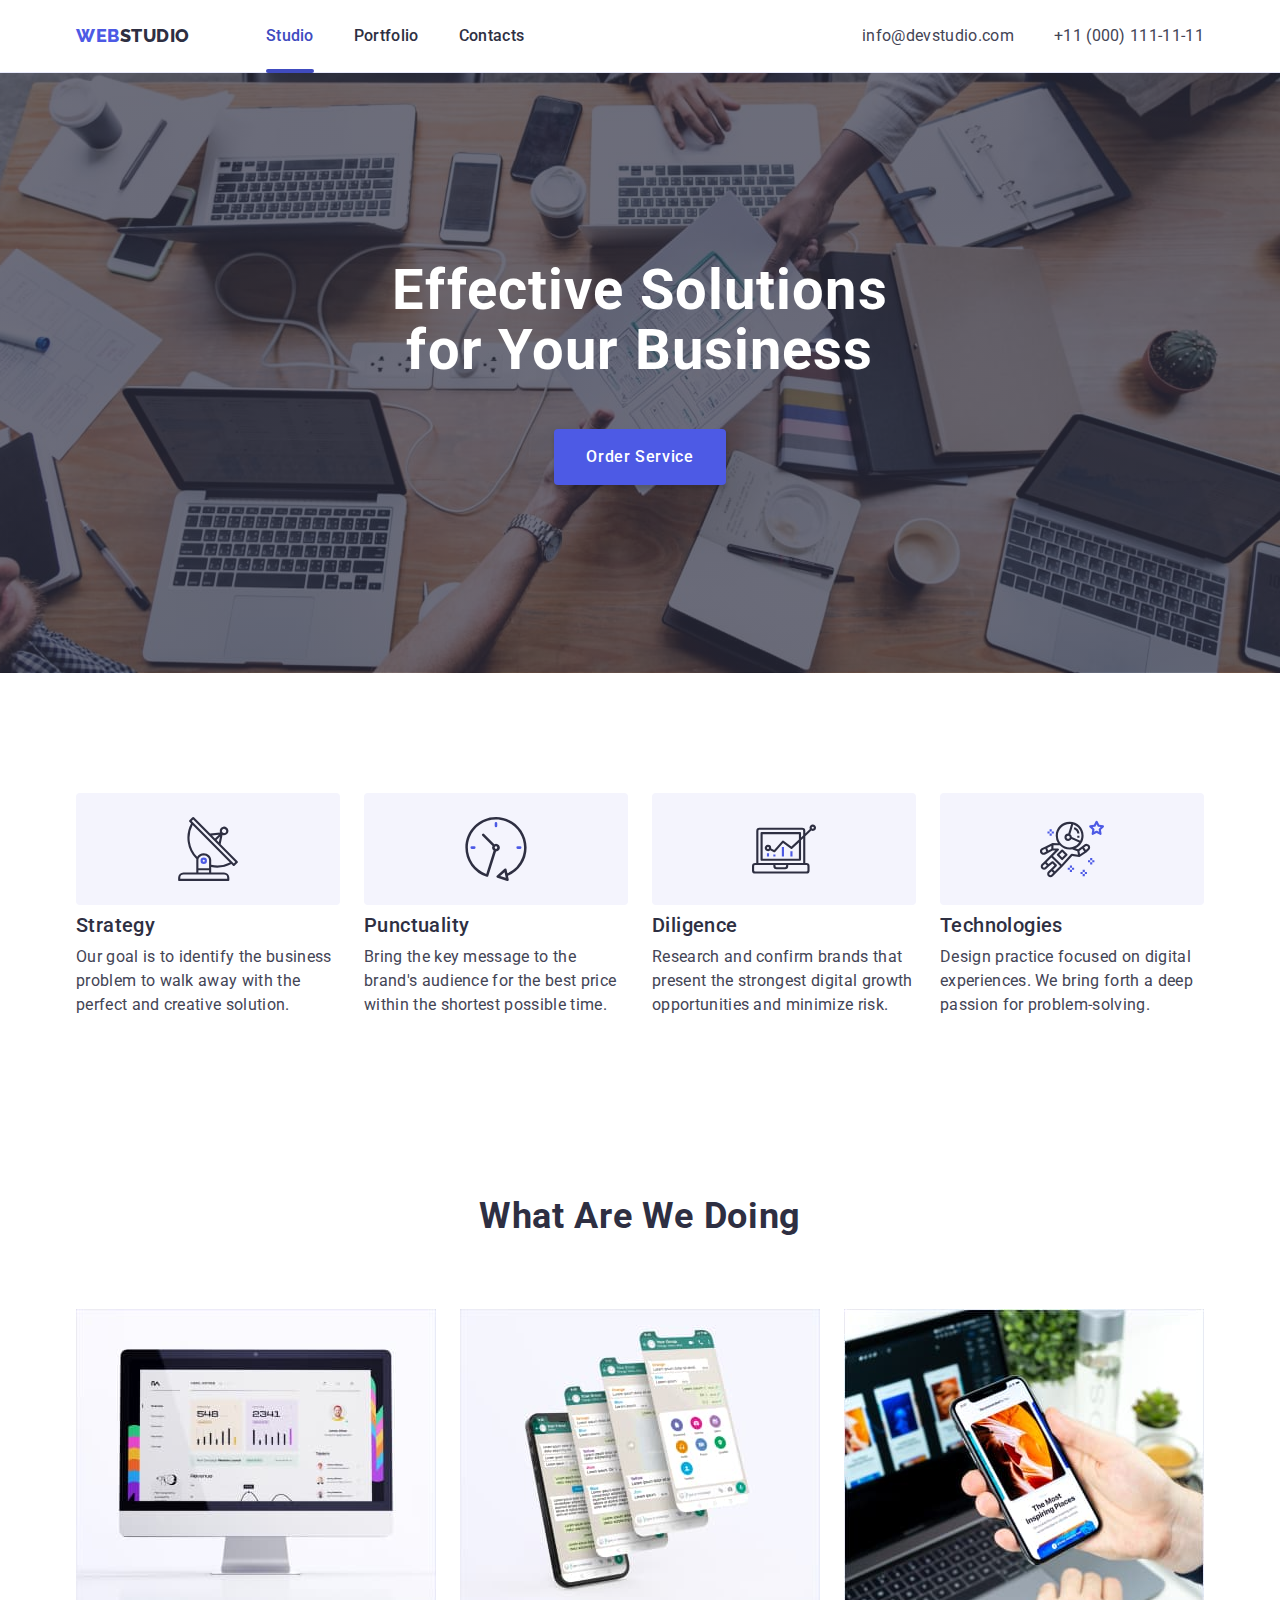
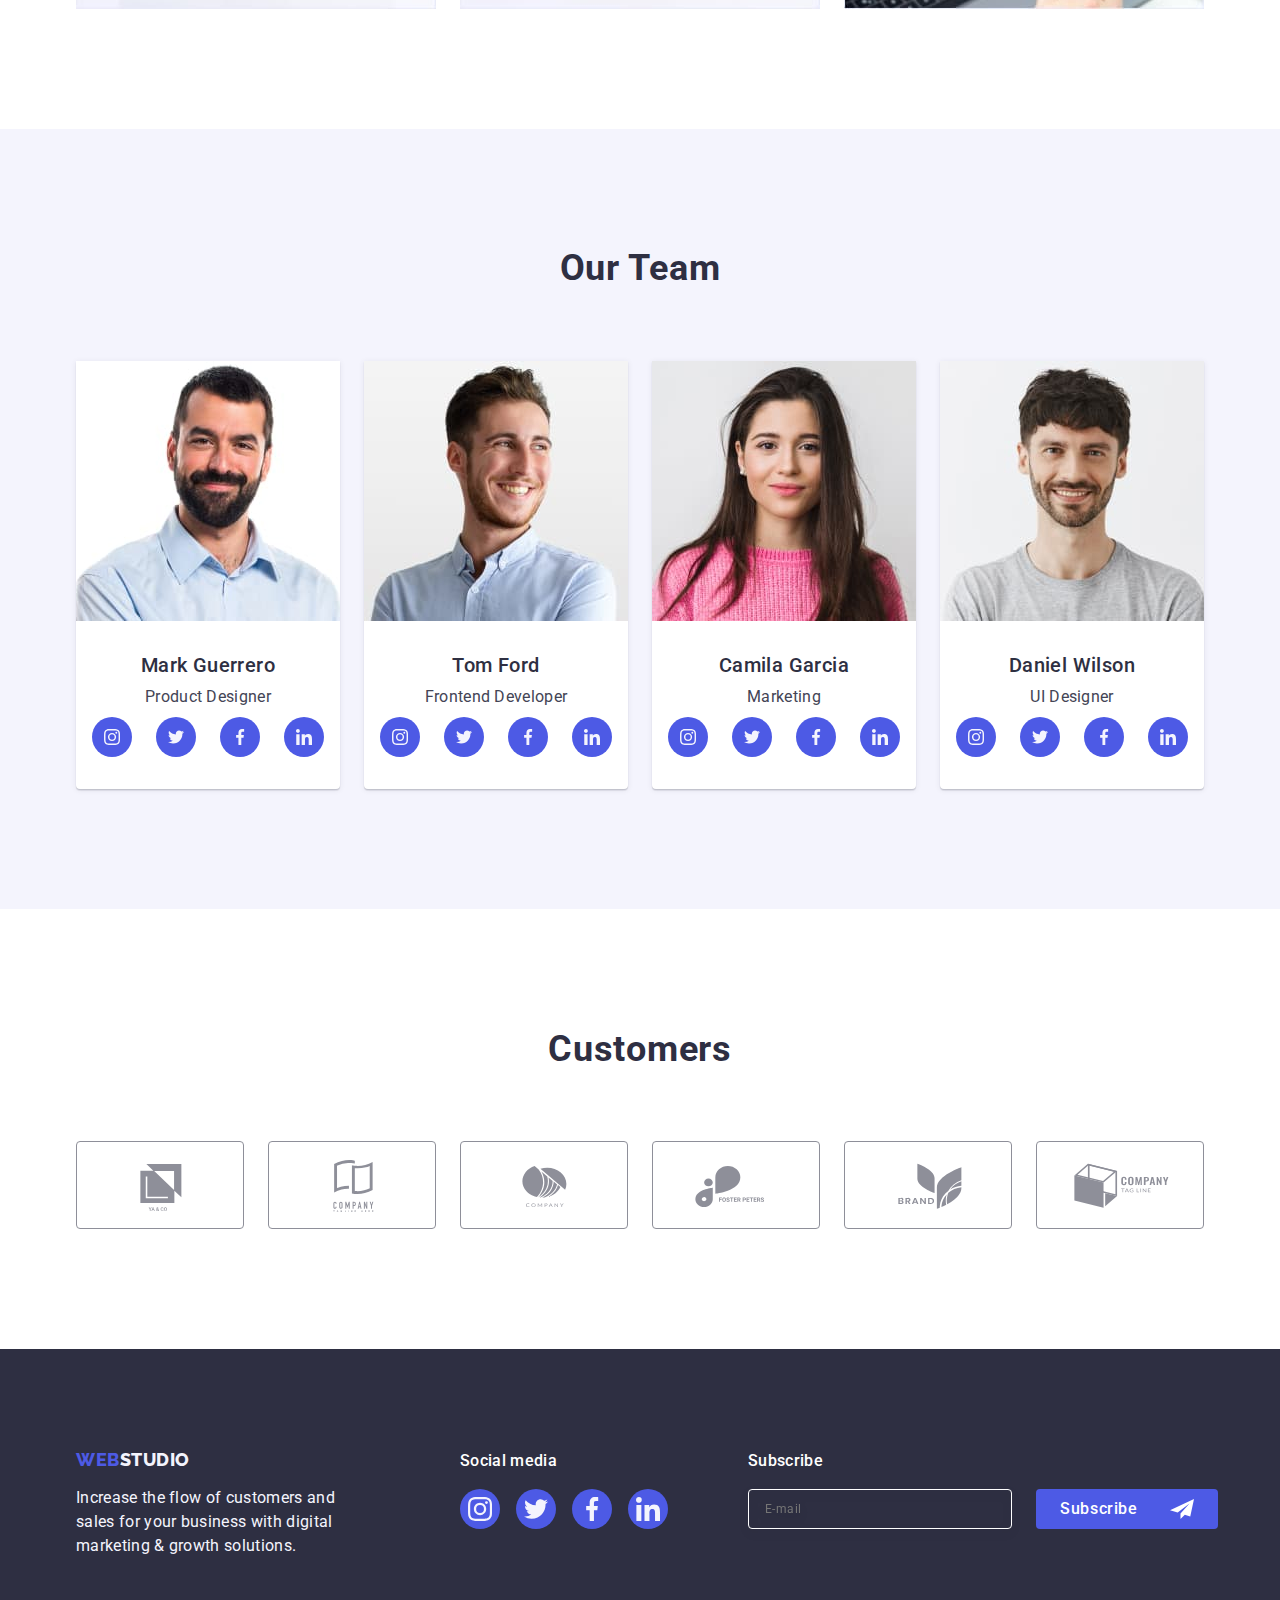
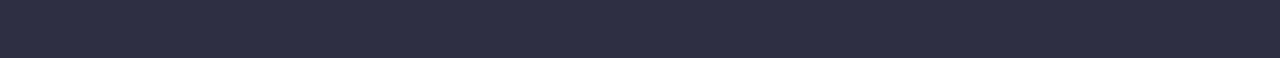
<file: index.html>
<!DOCTYPE html>
<html lang="en">
  <head>
    <meta charset="utf-8" />
    <meta http-equiv="X-UA-Compatible" content="IE=edge" />
    <meta name="viewport" content="width=device-width, initial-scale=1.0" />
    <meta name="Webstudio" content="Effective Solutions for Your Business" />
    <title>Webstudio</title>
    <!--Font-->
    <link rel="preconnect" href="https://fonts.googleapis.com" />
    <link rel="preconnect" href="https://fonts.gstatic.com" crossorigin />
    <link
      href="https://fonts.googleapis.com/css2?family=Raleway:wght@800&family=Roboto:wght@400;500;700;900&display=swap"
      rel="stylesheet"
    />
    <!--Normalize-->
    <link
      href="https://cdn.jsdelivr.net/npm/modern-normalize@2.0.0/modern-normalize.min.css"
      rel="stylesheet"
    />
    <!--Custom styles-->
    <link rel="stylesheet" href="./css/styles.css" />
  </head>
  <body>
    <!-- Top line -->
    <header class="topline">
      <div class="container container-topline">
        <nav class="topline-nav">
          <a href="./index.html" class="topline-logo link"
            >Web<span class="logo-studio">Studio</span></a
          >
          <ul class="topline-list list">
            <li class="topline-item">
              <a
                class="topline-link link topline-link-index"
                href="./index.html"
                >Studio</a
              >
            </li>
            <li class="topline-item">
              <a class="topline-link link" href="./portfolio.html">Portfolio</a>
            </li>
            <li class="topline-item">
              <a href="" class="topline-link link">Contacts</a>
            </li>
          </ul>
        </nav>
        <address id="Contacts" class="topline-connexion">
          <ul class="topline-connexion-list list">
            <li class="topline-connexion-item">
              <a
                class="topline-connexion-link link"
                href="mailto:info@devstudio.com"
                target="_blank"
                >info@devstudio.com</a
              >
            </li>
            <li class="topline-connexion-item">
              <a class="topline-connexion-link link" href="tel:+110001111111"
                >+11 (000) 111-11-11</a
              >
            </li>
          </ul>
        </address>
      </div>
    </header>
    <!-- Main Block -->
    <main class="page">
      <!-- Hero section -->
      <section class="hero">
        <div class="container container-hero">
          <h1 class="hero-heading">Effective Solutions for Your Business</h1>
          <button type="button" data-modal-open="" class="hero-btm">
            Order Service
          </button>
        </div>
      </section>
      <!-- Feature section -->
      <section class="feature">
        <div class="container container-feature">
          <h2 class="feature-subject visually-hidden">Strengths</h2>
          <ul class="list feature-list">
            <li class="feature-item">
              <div class="container-feature-icon">
                <svg class="icon-feature" width="64" height="64">
                  <use href="./images/icons.svg#icon-antenna"></use>
                </svg>
              </div>
              <h3 class="feature-title">Strategy</h3>
              <p class="feature-desc">
                Our goal is to identify the business problem to walk away with
                the perfect and creative solution.
              </p>
            </li>
            <li class="feature-item">
              <div class="container-feature-icon">
                <svg class="icon-feature" width="64" height="64">
                  <use href="./images/icons.svg#icon-clock"></use>
                </svg>
              </div>
              <h3 class="feature-title">Punctuality</h3>
              <p class="feature-desc">
                Bring the key message to the brand's audience for the best price
                within the shortest possible time.
              </p>
            </li>
            <li class="feature-item">
              <div class="container-feature-icon">
                <svg class="icon-feature" width="64" height="64">
                  <use href="./images/icons.svg#icon-diagram"></use>
                </svg>
              </div>
              <h3 class="feature-title">Diligence</h3>
              <p class="feature-desc">
                Research and confirm brands that present the strongest digital
                growth opportunities and minimize risk.
              </p>
            </li>
            <li class="feature-item">
              <div class="container-feature-icon">
                <svg class="icon-feature" width="64" height="64">
                  <use href="./images/icons.svg#icon-astronaut"></use>
                </svg>
              </div>
              <h3 class="feature-title">Technologies</h3>
              <p class="feature-desc">
                Design practice focused on digital experiences. We bring forth a
                deep passion for problem-solving.
              </p>
            </li>
          </ul>
        </div>
      </section>
      <!-- Doing section -->
      <section class="doing">
        <div class="container container-doing">
          <h2 class="doing-title">What are we doing</h2>
          <ul class="doing-items list">
            <li class="doing-item">
              <img
                class="doing-img"
                src="./images/doingsection/Rectangle_monitor.jpg"
                width="360"
                height="300"
                alt="monitor"
              />
            </li>
            <li class="doing-item">
              <img
                class="doing-img"
                src="./images/doingsection/Rectangle_tags.jpg"
                width="360"
                height="300"
                alt="tabs on phone"
              />
            </li>
            <li class="doing-item">
              <img
                class="doing-img"
                src="./images/doingsection/Rectangle_phone.jpg"
                width="360"
                height="300"
                alt="phone in hand"
              />
            </li>
          </ul>
        </div>
      </section>
      <!-- Team section -->
      <section class="team">
        <div class="container container-team">
          <h2 class="team-title">Our Team</h2>
          <ul class="team-items list">
            <li class="team-items-item">
              <img
                class="team-img"
                src="./images/ourteam/Mark_name.jpg"
                width="264"
                height="260"
                alt="Mark Guerrero"
              />
              <div class="container-team-subtitle">
                <h3 class="team-subtitle">Mark Guerrero</h3>
                <p class="team-text">Product Designer</p>
                <ul class="team-social-list">
                  <li class="team-social-item">
                    <a
                      class="team-social-link"
                      href="https://www.instagram.com/"
                      target="_blank"
                    >
                      <svg class="icon-social" width="16" height="16">
                        <use href="./images/icons.svg#icon-instagram"></use>
                      </svg>
                    </a>
                  </li>
                  <li class="team-social-item">
                    <a
                      class="team-social-link"
                      href="https://twitter.com/"
                      target="_blank"
                    >
                      <svg class="icon-social" width="16" height="16">
                        <use href="./images/icons.svg#icon-twitter"></use>
                      </svg>
                    </a>
                  </li>
                  <li class="team-social-item">
                    <a
                      class="team-social-link"
                      href="https://facebook.com/"
                      target="_blank"
                    >
                      <svg class="icon-social" width="16" height="16">
                        <use href="./images/icons.svg#icon-facebook"></use>
                      </svg>
                    </a>
                  </li>
                  <li class="team-social-item">
                    <a
                      class="team-social-link"
                      href="https://www.linkedin.com/"
                      target="_blank"
                    >
                      <svg class="icon-social" width="16" height="16">
                        <use href="./images/icons.svg#icon-linkedin"></use>
                      </svg>
                    </a>
                  </li>
                </ul>
              </div>
            </li>
            <li class="team-items-item">
              <img
                class="team-img"
                src="./images/ourteam/Tom_name.jpg"
                width="264"
                height="260"
                alt="Tom Ford"
              />
              <div class="container-team-subtitle">
                <h3 class="team-subtitle">Tom Ford</h3>
                <p class="team-text">Frontend Developer</p>
                <ul class="team-social-list">
                  <li class="team-social-item">
                    <a
                      class="team-social-link"
                      href="https://www.instagram.com/"
                      target="_blank"
                    >
                      <svg class="icon-social" width="16" height="16">
                        <use href="./images/icons.svg#icon-instagram"></use>
                      </svg>
                    </a>
                  </li>
                  <li class="team-social-item">
                    <a
                      class="team-social-link"
                      href="https://twitter.com/"
                      target="_blank"
                    >
                      <svg class="icon-social" width="16" height="16">
                        <use href="./images/icons.svg#icon-twitter"></use>
                      </svg>
                    </a>
                  </li>
                  <li class="team-social-item">
                    <a
                      class="team-social-link"
                      href="https://facebook.com/"
                      target="_blank"
                    >
                      <svg class="icon-social" width="16" height="16">
                        <use href="./images/icons.svg#icon-facebook"></use>
                      </svg>
                    </a>
                  </li>
                  <li class="team-social-item">
                    <a
                      class="team-social-link"
                      href="https://www.linkedin.com/"
                      target="_blank"
                    >
                      <svg class="icon-social" width="16" height="16">
                        <use href="./images/icons.svg#icon-linkedin"></use>
                      </svg>
                    </a>
                  </li>
                </ul>
              </div>
            </li>
            <li class="team-items-item">
              <img
                class="team-img"
                src="./images/ourteam/Camila_name.jpg"
                width="264"
                height="260"
                alt="Camila Garcia"
              />
              <div class="container-team-subtitle">
                <h3 class="team-subtitle">Camila Garcia</h3>
                <p class="team-text">Marketing</p>
                <ul class="team-social-list">
                  <li class="team-social-item">
                    <a
                      class="team-social-link"
                      href="https://www.instagram.com/"
                      target="_blank"
                    >
                      <svg class="icon-social" width="16" height="16">
                        <use href="./images/icons.svg#icon-instagram"></use>
                      </svg>
                    </a>
                  </li>
                  <li class="team-social-item">
                    <a
                      class="team-social-link"
                      href="https://twitter.com/"
                      target="_blank"
                    >
                      <svg class="icon-social" width="16" height="16">
                        <use href="./images/icons.svg#icon-twitter"></use>
                      </svg>
                    </a>
                  </li>
                  <li class="team-social-item">
                    <a
                      class="team-social-link"
                      href="https://facebook.com/"
                      target="_blank"
                    >
                      <svg class="icon-social" width="16" height="16">
                        <use href="./images/icons.svg#icon-facebook"></use>
                      </svg>
                    </a>
                  </li>
                  <li class="team-social-item">
                    <a
                      class="team-social-link"
                      href="https://www.linkedin.com/"
                      target="_blank"
                    >
                      <svg class="icon-social" width="16" height="16">
                        <use href="./images/icons.svg#icon-linkedin"></use>
                      </svg>
                    </a>
                  </li>
                </ul>
              </div>
            </li>
            <li class="team-items-item">
              <img
                class="team-img"
                src="./images/ourteam/Daniel_name.jpg"
                width="264"
                height="260"
                alt="Daniel Wilson"
              />
              <div class="container-team-subtitle">
                <h3 class="team-subtitle">Daniel Wilson</h3>
                <p class="team-text">UI Designer</p>
                <ul class="team-social-list">
                  <li class="team-social-item">
                    <a
                      class="team-social-link"
                      href="https://www.instagram.com/"
                      target="_blank"
                    >
                      <svg class="icon-social" width="16" height="16">
                        <use href="./images/icons.svg#icon-instagram"></use>
                      </svg>
                    </a>
                  </li>
                  <li class="team-social-item">
                    <a
                      class="team-social-link"
                      href="https://twitter.com/"
                      target="_blank"
                    >
                      <svg class="icon-social" width="16" height="16">
                        <use href="./images/icons.svg#icon-twitter"></use>
                      </svg>
                    </a>
                  </li>
                  <li class="team-social-item">
                    <a
                      class="team-social-link"
                      href="https://facebook.com/"
                      target="_blank"
                    >
                      <svg class="icon-social" width="16" height="16">
                        <use href="./images/icons.svg#icon-facebook"></use>
                      </svg>
                    </a>
                  </li>
                  <li class="team-social-item">
                    <a
                      class="team-social-link"
                      href="https://www.linkedin.com/"
                      target="_blank"
                    >
                      <svg class="icon-social" width="16" height="16">
                        <use href="./images/icons.svg#icon-linkedin"></use>
                      </svg>
                    </a>
                  </li>
                </ul>
              </div>
            </li>
          </ul>
        </div>
      </section>
      <!-- Customers section -->
      <section class="customers">
        <div class="container container-customers">
          <h2 class="customers-title">Customers</h2>
          <ul class="customers-list list">
            <li class="customers-item">
              <a href="" class="customer-link"
                ><svg class="icon-customers" width="104" height="56">
                  <use href="./images/icons.svg#icon-logo-1"></use>
                </svg>
              </a>
            </li>
            <li class="customers-item">
              <a href="" class="customer-link"
                ><svg class="icon-customers" width="104" height="56">
                  <use href="./images/icons.svg#icon-logo-2"></use>
                </svg>
              </a>
            </li>
            <li class="customers-item">
              <a href="" class="customer-link"
                ><svg class="icon-customers" width="104" height="56">
                  <use href="./images/icons.svg#icon-logo-3"></use>
                </svg>
              </a>
            </li>
            <li class="customers-item">
              <a href="" class="customer-link"
                ><svg class="icon-customers" width="104" height="56">
                  <use href="./images/icons.svg#icon-logo-4"></use>
                </svg>
              </a>
            </li>
            <li class="customers-item">
              <a href="" class="customer-link"
                ><svg class="icon-customers" width="104" height="56">
                  <use href="./images/icons.svg#icon-logo-5"></use>
                </svg>
              </a>
            </li>
            <li class="customers-item">
              <a href="" class="customer-link"
                ><svg class="icon-customers" width="104" height="56">
                  <use href="./images/icons.svg#icon-logo-6"></use>
                </svg>
              </a>
            </li>
          </ul>
        </div>
      </section>
    </main>
    <!-- Footer secion -->
    <footer class="footer">
      <div class="container container-footer">
        <div class="container-footer-logo">
          <a href="./index.html" class="footer-logo link"
            >Web<span class="logo-studio-footer">Studio</span></a
          >
          <p class="foter-text">
            Increase the flow of customers and sales for your business with
            digital marketing & growth solutions.
          </p>
        </div>
        <div class="footer-social-container">
          <p class="footer-social-title">Social media</p>
          <ul class="footer-social-list">
            <li class="footer-social-item">
              <a
                class="footer-social-link"
                href="https://www.instagram.com/"
                target="_blank"
              >
                <svg class="icon-social" width="24" height="24">
                  <use href="./images/icons.svg#icon-instagram"></use>
                </svg>
              </a>
            </li>
            <li class="footer-social-item">
              <a
                class="footer-social-link"
                href="https://twitter.com/"
                target="_blank"
              >
                <svg class="icon-social" width="24" height="24">
                  <use href="./images/icons.svg#icon-twitter"></use>
                </svg>
              </a>
            </li>
            <li class="footer-social-item">
              <a
                class="footer-social-link"
                href="https://facebook.com/"
                target="_blank"
              >
                <svg class="icon-social" width="24" height="24">
                  <use href="./images/icons.svg#icon-facebook"></use>
                </svg>
              </a>
            </li>
            <li class="footer-social-item">
              <a
                class="footer-social-link"
                href="https://www.linkedin.com/"
                target="_blank"
              >
                <svg class="icon-social" width="24" height="24">
                  <use href="./images/icons.svg#icon-linkedin"></use>
                </svg>
              </a>
            </li>
          </ul>
        </div>
        <div class="footer-subscribe-container">
          <p class="footer-subscribe-title">Subscribe</p>
          <form class="footer-subscribe-form">
            <label class="footer-subscribe-label">
              <input
                class="footer-subscribe-input"
                type="email"
                name="subscribe"
                placeholder="E-mail"
              />
            </label>

            <button class="footer-subscribe-btm" type="submit">
              Subscribe
              <svg class="footer-subscribe-icon" width="24" height="24">
                <use href="./images/icons.svg#icon-subscribe"></use>
              </svg>
            </button>
          </form>
        </div>
      </div>
    </footer>
    <!-- Modal window -->
    <div class="backdrop is-hidden" data-modal>
      <div class="modal">
        <button class="modal-btm" type="button" data-modal-close>
          <svg class="modal-icon" width="8" height="8">
            <use href="./images/icons.svg#icon-close"></use>
          </svg>
        </button>
        <p class="modal-title">Leave your contacts and we will call you back</p>

        <form class="modal-form">
          <div class="modal-form-container">
            <label class="modal-form-field" for="user-name">Name</label>
            <div class="modal-form-container-input">
              <input
                class="modal-form-input"
                type="text"
                name="user-name"
                id="user-name"
              />
              <svg class="modal-form-icon" width="18" height="24">
                <use href="./images/icons.svg#icon-person"></use>
              </svg>
            </div>
          </div>
          <div class="modal-form-container">
            <label class="modal-form-field" for="user-phone">Phone</label>
            <div class="modal-form-container-input">
              <input
                class="modal-form-input"
                type="tel"
                name="user-phone"
                id="user-phone"
              />
              <svg class="modal-form-icon" width="18" height="24">
                <use href="./images/icons.svg#icon-phone"></use>
              </svg>
            </div>
          </div>
          <div class="modal-form-container">
            <label class="modal-form-field" for="user_email">Email</label>
            <div class="modal-form-container-input">
              <input
                class="modal-form-input"
                type="tel"
                name="user_email"
                id="user_email"
              />
              <svg class="modal-form-icon" width="18" height="24">
                <use href="./images/icons.svg#icon-email"></use>
              </svg>
            </div>
          </div>
          <div class="modal-form-container-textarea">
            <label class="modal-form-field" for="user-comment">Comment</label>
            <textarea
              class="modal-form-textarea"
              name="user-comment"
              id="user-comment"
              placeholder="Text input"
            ></textarea>
          </div>
          <div class="modal-form-checkbox-container">
            <input
              class="modal-form-input-checkbox visually-hidden"
              type="checkbox"
              name="user-privacy"
              id="user-privacy"
              value="true"
            />
            <label class="modal-form-checkbox-label" for="user-privacy">
              <span class="modal-form-icon-span">
                <svg class="modal-form-icon-checkbox" width="10" height="8">
                  <use href="./images/icons.svg#icon-checked"></use>
                </svg>
              </span>
              I accept the terms and conditions of the
              <a class="form-checkbox-link" href="">Privacy Policy</a>
            </label>
          </div>
          <button class="modal-form-btm" type="submit">Send</button>
        </form>
      </div>
    </div>
    <script src="./js/modal.js"></script>
  </body>
</html>
</file>
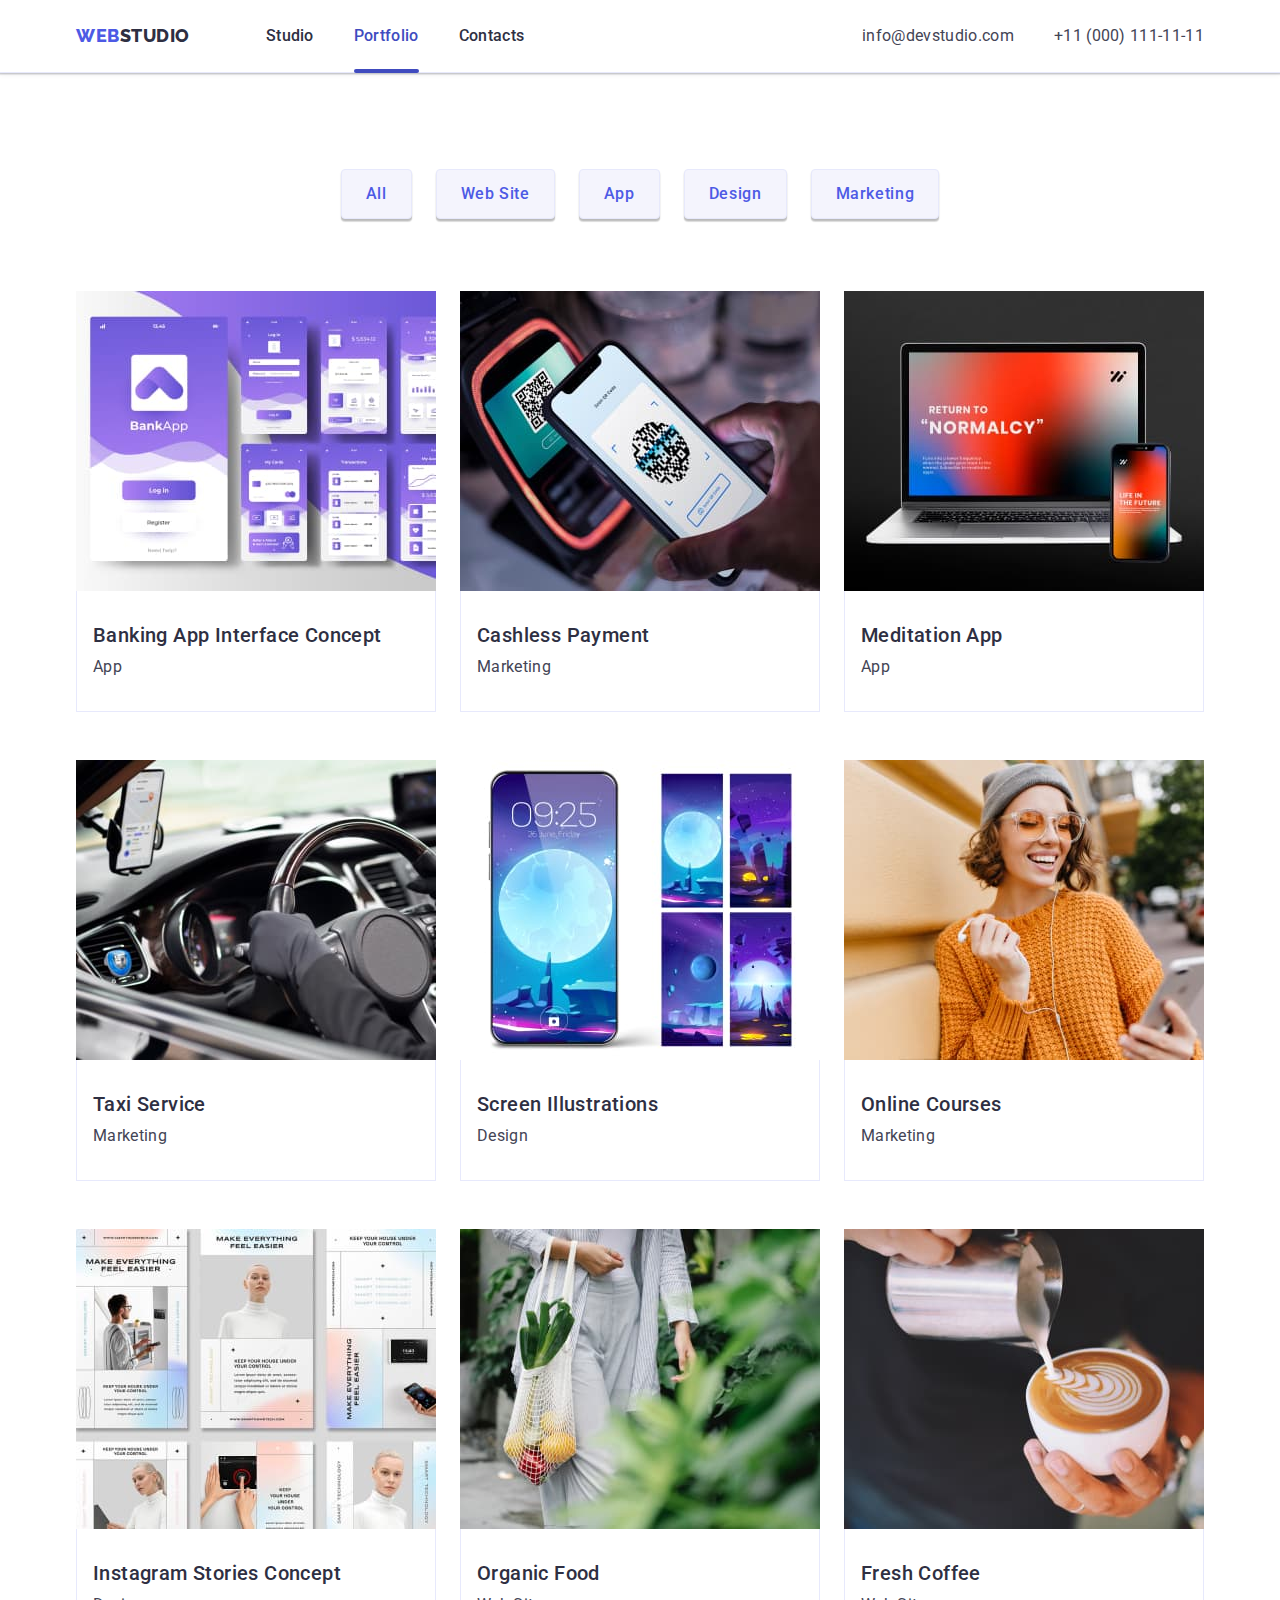
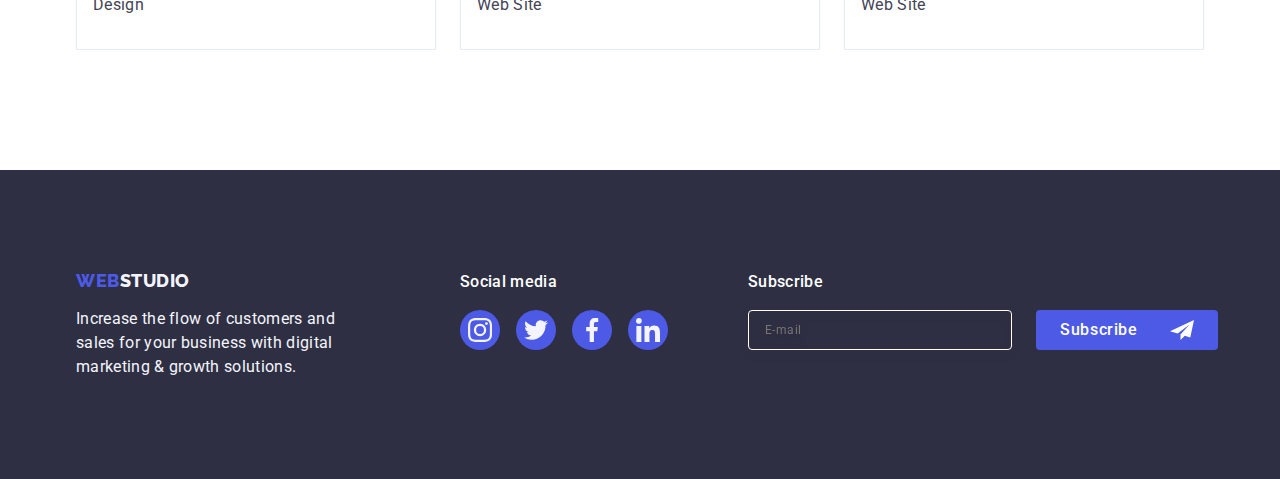
<file: portfolio.html>
<!DOCTYPE html>
<html lang="en">
  <head>
    <meta charset="utf-8" />
    <meta http-equiv="X-UA-Compatible" content="IE=edge" />
    <meta name="viewport" content="width=device-width, initial-scale=1.0" />
    <meta name="Webstudio" content="Effective Solutions for Your Business" />
    <title>Webstudio</title>
    <!--Font-->
    <link rel="preconnect" href="https://fonts.googleapis.com" />
    <link rel="preconnect" href="https://fonts.gstatic.com" crossorigin />
    <link
      href="https://fonts.googleapis.com/css2?family=Raleway:wght@800&family=Roboto:wght@400;500;700;900&display=swap"
      rel="stylesheet"
    />
    <!--Normalize-->
    <link
      href="https://cdn.jsdelivr.net/npm/modern-normalize@2.0.0/modern-normalize.min.css"
      rel="stylesheet"
    />
    <!--Custom styles-->
    <link rel="stylesheet" href="./css/styles.css" />
  </head>
  <body>
    <!-- Top line -->
    <header class="topline">
      <div class="container container-topline">
        <nav class="topline-nav">
          <a href="./index.html" class="topline-logo link"
            >Web<span class="logo-studio">Studio</span></a
          >
          <ul class="topline-list list">
            <li class="topline-item">
              <a class="topline-link link" href="./index.html">Studio</a>
            </li>
            <li class="topline-item">
              <a
                class="topline-link link topline-link-portfolio"
                href="./portfolio.html"
                >Portfolio</a
              >
            </li>
            <li class="topline-item">
              <a href="" class="topline-link link">Contacts</a>
            </li>
          </ul>
        </nav>
        <address id="Contacts" class="topline-connexion">
          <ul class="topline-connexion-list list">
            <li class="topline-connexion-item">
              <a
                class="topline-connexion-link link"
                href="mailto:info@devstudio.com"
                target="_blank"
                >info@devstudio.com</a
              >
            </li>
            <li class="topline-connexion-item">
              <a class="topline-connexion-link link" href="tel:+110001111111"
                >+11 (000) 111-11-11</a
              >
            </li>
          </ul>
        </address>
      </div>
    </header>
    <!-- Main Block -->
    <main>
      <!--Main section-->
      <section class="porfolio-section">
        <div class="container container-porfolio">
          <h1 class="porfolio-page visually-hidden">block pages</h1>
          <ul class="list portf-btm-list">
            <li class="portf-btm-item">
              <button class="portf-btm" type="button">All</button>
            </li>
            <li class="portf-btm-item">
              <button class="portf-btm" type="button">Web Site</button>
            </li>
            <li class="portf-btm-item">
              <button class="portf-btm" type="button">App</button>
            </li>
            <li class="portf-btm-item">
              <button class="portf-btm" type="button">Design</button>
            </li>
            <li class="portf-btm-item">
              <button class="portf-btm" type="button">Marketing</button>
            </li>
          </ul>
          <ul class="list row-list">
            <li class="row-item">
              <a href="" class="link addition-link">
                <div class="container-portfolio-img">
                  <img
                    src="./images/portfolio/row_one/banking.jpg"
                    alt="Banking App"
                    width="360"
                    height="300"
                  />
                  <p class="portfolio-img-text">
                    14 Stylish and User-Friendly App Design Concepts · Task
                    Manager App · Calorie Tracker App · Exotic Fruit Ecommerce
                    App · Cloud Storage App
                  </p>
                </div>
                <div class="container-row-subtitle">
                  <h2 class="row-subtitle">Banking App Interface Concept</h2>
                  <p class="row-text">App</p>
                </div>
              </a>
            </li>
            <li class="row-item">
              <a href="" class="link addition-link">
                <div class="container-portfolio-img">
                  <img
                    src="./images/portfolio/row_one/payment.jpg"
                    alt="Payment"
                    width="360"
                    height="300"
                  />
                  <p class="portfolio-img-text">
                    14 Stylish and User-Friendly App Design Concepts · Task
                    Manager App · Calorie Tracker App · Exotic Fruit Ecommerce
                    App · Cloud Storage App
                  </p>
                </div>
                <div class="container-row-subtitle">
                  <h2 class="row-subtitle">Cashless Payment</h2>
                  <p class="row-text">Marketing</p>
                </div>
              </a>
            </li>
            <li class="row-item">
              <a href="" class="link addition-link">
                <div class="container-portfolio-img">
                  <img
                    src="./images/portfolio/row_one/meditation.jpg"
                    alt="gadgets"
                    width="360"
                    height="300"
                  />
                  <p class="portfolio-img-text">
                    14 Stylish and User-Friendly App Design Concepts · Task
                    Manager App · Calorie Tracker App · Exotic Fruit Ecommerce
                    App · Cloud Storage App
                  </p>
                </div>
                <div class="container-row-subtitle">
                  <h2 class="row-subtitle">Meditation App</h2>
                  <p class="row-text">App</p>
                </div>
              </a>
            </li>
            <li class="row-item">
              <a href="" class="link addition-link">
                <div class="container-portfolio-img">
                  <img
                    src="./images/portfolio/row_two/taxi.jpg"
                    alt="drive car"
                    width="360"
                    height="300"
                  />
                  <p class="portfolio-img-text">
                    14 Stylish and User-Friendly App Design Concepts · Task
                    Manager App · Calorie Tracker App · Exotic Fruit Ecommerce
                    App · Cloud Storage App
                  </p>
                </div>
                <div class="container-row-subtitle">
                  <h2 class="row-subtitle">Taxi Service</h2>
                  <p class="row-text">Marketing</p>
                </div>
              </a>
            </li>
            <li class="row-item">
              <a href="" class="link addition-link">
                <div class="container-portfolio-img">
                  <img
                    src="./images/portfolio/row_two/screen.jpg"
                    alt="topic phone"
                    width="360"
                    height="300"
                  />
                  <p class="portfolio-img-text">
                    14 Stylish and User-Friendly App Design Concepts · Task
                    Manager App · Calorie Tracker App · Exotic Fruit Ecommerce
                    App · Cloud Storage App
                  </p>
                </div>
                <div class="container-row-subtitle">
                  <h2 class="row-subtitle">Screen Illustrations</h2>
                  <p class="row-text">Design</p>
                </div>
              </a>
            </li>
            <li class="row-item">
              <a href="" class="link addition-link">
                <div class="container-portfolio-img">
                  <img
                    src="./images/portfolio/row_two/courses.jpg"
                    alt="woman smille"
                    width="360"
                    height="300"
                  />
                  <p class="portfolio-img-text">
                    14 Stylish and User-Friendly App Design Concepts · Task
                    Manager App · Calorie Tracker App · Exotic Fruit Ecommerce
                    App · Cloud Storage App
                  </p>
                </div>
                <div class="container-row-subtitle">
                  <h2 class="row-subtitle">Online Courses</h2>
                  <p class="row-text">Marketing</p>
                </div>
              </a>
            </li>
            <li class="row-item">
              <a href="" class="link addition-link">
                <div class="container-portfolio-img">
                  <img
                    src="./images/portfolio/row_three/stories.jpg"
                    alt="Instagram Concept"
                    width="360"
                    height="300"
                  />
                  <p class="portfolio-img-text">
                    14 Stylish and User-Friendly App Design Concepts · Task
                    Manager App · Calorie Tracker App · Exotic Fruit Ecommerce
                    App · Cloud Storage App
                  </p>
                </div>
                <div class="container-row-subtitle">
                  <h2 class="row-subtitle">Instagram Stories Concept</h2>
                  <p class="row-text">Design</p>
                </div>
              </a>
            </li>
            <li class="row-item">
              <a href="" class="link addition-link">
                <div class="container-portfolio-img">
                  <img
                    src="./images/portfolio/row_three/organic.jpg"
                    alt="food in bag"
                    width="360"
                    height="300"
                  />
                  <p class="portfolio-img-text">
                    14 Stylish and User-Friendly App Design Concepts · Task
                    Manager App · Calorie Tracker App · Exotic Fruit Ecommerce
                    App · Cloud Storage App
                  </p>
                </div>
                <div class="container-row-subtitle">
                  <h2 class="row-subtitle">Organic Food</h2>
                  <p class="row-text">Web Site</p>
                </div>
              </a>
            </li>
            <li class="row-item">
              <a href="" class="link addition-link">
                <div class="container-portfolio-img">
                  <img
                    src="./images/portfolio/row_three/coffee.jpg"
                    alt="coffee"
                    width="360"
                    height="300"
                  />
                  <p class="portfolio-img-text">
                    14 Stylish and User-Friendly App Design Concepts · Task
                    Manager App · Calorie Tracker App · Exotic Fruit Ecommerce
                    App · Cloud Storage App
                  </p>
                </div>
                <div class="container-row-subtitle">
                  <h2 class="row-subtitle">Fresh Coffee</h2>
                  <p class="row-text">Web Site</p>
                </div>
              </a>
            </li>
          </ul>
        </div>
      </section>
    </main>
    <!-- Footer secion -->
    <footer class="footer">
      <div class="container container-footer">
        <div class="container-footer-logo">
          <a href="./index.html" class="footer-logo link"
            >Web<span class="logo-studio-footer">Studio</span></a
          >
          <p class="foter-text">
            Increase the flow of customers and sales for your business with
            digital marketing & growth solutions.
          </p>
        </div>
        <div class="footer-social-container">
          <p class="footer-social-title">Social media</p>
          <ul class="footer-social-list">
            <li class="footer-social-item">
              <a
                class="footer-social-link"
                href="https://www.instagram.com/"
                target="_blank"
              >
                <svg class="icon-social" width="24" height="24">
                  <use href="./images/icons.svg#icon-instagram"></use>
                </svg>
              </a>
            </li>
            <li class="footer-social-item">
              <a
                class="footer-social-link"
                href="https://twitter.com/"
                target="_blank"
              >
                <svg class="icon-social" width="24" height="24">
                  <use href="./images/icons.svg#icon-twitter"></use>
                </svg>
              </a>
            </li>
            <li class="footer-social-item">
              <a
                class="footer-social-link"
                href="https://facebook.com/"
                target="_blank"
              >
                <svg class="icon-social" width="24" height="24">
                  <use href="./images/icons.svg#icon-facebook"></use>
                </svg>
              </a>
            </li>
            <li class="footer-social-item">
              <a
                class="footer-social-link"
                href="https://www.linkedin.com/"
                target="_blank"
              >
                <svg class="icon-social" width="24" height="24">
                  <use href="./images/icons.svg#icon-linkedin"></use>
                </svg>
              </a>
            </li>
          </ul>
        </div>
        <div class="footer-subscribe-container">
          <p class="footer-subscribe-title">Subscribe</p>
          <form class="footer-subscribe-form">
            <label class="footer-subscribe-label">
              <input
                class="footer-subscribe-input"
                type="email"
                name="subscribe"
                placeholder="E-mail"
              />
            </label>

            <button class="footer-subscribe-btm" type="submit">
              Subscribe
              <svg class="footer-subscribe-icon" width="24" height="24">
                <use href="./images/icons.svg#icon-subscribe"></use>
              </svg>
            </button>
          </form>
        </div>
      </div>
    </footer>
  </body>
</html>
</file>
<file: css/styles.css>
:root{
    /*Font*/
    --primary-font: "Roboto",
        sans-serif;
    --secodary-font: 'Raleway',
        sans-serif;
    /*Colors*/
    --body-bg: #FFFFFF;
    --body-cl: #434455;
    --logo-cl: #4D5AE5;
    --logo-heading-cl: #2E2F42;
    --section-bg: #2e2f42;
    --porfolio-bt-bg:#F4F4FD;
    --porfolio-bt-style: #e7e9fc;
    --customers-icon-color: #8E8F99;
    --social-icon-bg: #4D5AE5;
    --modal-form-label-color: #8e8f99;
    --modal-form-checbox-icon-color: #404bbf;
    --modal-form-icon-checed: #F4F4FD;
    
    /*Others*/
}



/*Common styles*/
body{
    font-family: Roboto, sans-serif;
    background-color: var(--body-bg);
    color: var(--body-cl);
  
}
/*Base Style*/
.container{
    max-width: 1158px;
    padding: 0 15px;
    margin: 0 auto;
}
/*Reset*/
h1, h2, h3, h4, h5, h6, p{
    margin: 0;
}
ul, ol{
    margin: 0;
    padding: 0;
    list-style: none;
}
img{
    display: block;
    max-width: 100%;
    height: auto;
}
.link{
    text-decoration: none;
}
.list{
    list-style: none;
}
/**
  |============================
  | Top Line
  |============================
*/
.topline{
    border-bottom: 1px solid #e7e9fc;
    box-shadow: 0px 1px 6px 0px rgba(46, 47, 66, 0.08), 0px 1px 1px 0px rgba(46, 47, 66, 0.16), 0px 2px 1px 0px rgba(46, 47, 66, 0.08);
}

.container-topline{
    display: flex;
    align-items: center ;
    justify-content: space-between;
}
.topline-logo {
        font-family: 'Raleway', sans-serif;
        font-style: normal;
        font-weight: 800;
        font-size: 18px;
        line-height: 1.17;
        letter-spacing: 0.03em;
        text-transform: uppercase;
        color: var(--logo-cl);
        margin-right: 76px;
        
}
.topline-nav{
    display: flex;
    align-items: center;
    
}
.topline-list{
    display: flex;
    align-items: center;
    gap: 40px;
    
    
}

.logo-studio{
    color: var(--logo-heading-cl);
  
}

.topline-link{
        font-weight: 500;
        font-size: 16px;
        line-height: 1.5;
        letter-spacing: 0.02em;
        color: #2E2F42;
        display: block;
        padding-top: 24px;
        padding-bottom: 24px;
}
.topline-link-index{
    color: #404BBF;
    position: relative;
    transition: color 250ms cubic-bezier(0.4, 0, 0.2, 1);
}
.topline-link-index::after{
    content: "";
    position: absolute;
    left: 0;
    width: 100%;
    bottom: -1px;
    height: 4px;
    background-color: #404bbf;
    border-radius: 2px;
   
}
.topline-link-portfolio{
        color: #404BBF;
        position: relative;
        transition: color 250ms cubic-bezier(0.4, 0, 0.2, 1);
}
.topline-link-portfolio::after{
        content: "";
        position: absolute;
        left: 0;
        width: 100%;
        bottom: -1px;
        height: 4px;
        background-color: #404bbf;
        border-radius: 2px;
        
}
.topline-link:hover, .topline-link:focus {
         color: #404BBF;
}

.topline-connexion{
    font-style: normal
}
.topline-connexion-list{
    display: flex;
    align-items: center;
    gap: 40px;
}
.topline-connexion-link{
        font-size: 16px;
        line-height: 1.5;
        letter-spacing: 0.02em;
        color: #434455;
        transition: color 250ms cubic-bezier(0.4, 0, 0.2, 1);

}


.topline-connexion-link:hover, .topline-connexion-link:focus {
    color: #404BBF;
}

/**
  |============================
  | Hero Section
  |============================
*/

.hero {
    background-color: var(--section-bg);
    padding-top: 188px;
    padding-bottom: 188px;
    background-image: linear-gradient(rgba(46, 47, 66, 0.7), rgba(46, 47, 66, 0.7)), url(../images/herosection/people-office.jpg);
    background-repeat: no-repeat;
    background-position: center;
    background-size: cover;
    max-width: 1440px;
    margin: 0 auto;
}
.container-hero{
    display: flex;
    align-items: center;
    flex-direction: column;
    gap: 48px;
}

.hero-heading {
    font-weight: 700;
        font-size: 56px;
        line-height: 1.07;
        letter-spacing: 0.02em;
        text-align: center;
        color: #FFFFFF;
        max-width: 496px;
        
}   
   


.hero-btm {
        cursor: pointer;
        background-color: #4D5AE5;
        box-shadow: 0px 4px 4px rgba(0, 0, 0, 0.15);
        border-radius: 4px;
        display: block;
        min-width: 169px;
        height: 56px;
        border: none;
        padding: 16px 32px;

            font-weight: 500;
            font-size: 16px;
            line-height: 1.5;
            letter-spacing: 0.04em;
            color: #FFFFFF;
            transition: background-color 250ms cubic-bezier(0.4, 0, 0.2, 1);
}
.hero-btm:hover, .hero-btm:focus{
    background: #404BBF;
}
.hero-btm:active{
    background: #404BBF;

}


/**
  |============================
  | Feature Section
  |============================
*/
.feature{
    padding-top: 120px;
    padding-bottom: 120px;
}
.container-feature{
    display: flex;
    align-items: center;
    flex-direction: column;
}
.visually-hidden {
    position: absolute;
    width: 1px;
    height: 1px;
    margin: -1px;
    border: 0;
    padding: 0;
    white-space: nowrap;
    clip-path: inset(100%);
    clip: rect(0 0 0 0);
    overflow: hidden;
}


.feature-list{
    display: flex;
    gap: 24px;
    align-items: baseline;
}
.container-feature-icon{
    display: flex;
    justify-content: center;
    align-items: center;
    width: 264px;
    height: 112px;
    background-color: var(--porfolio-bt-bg);
    border-radius: 4px;
    margin-bottom: 8px;
}
.feature-item{
    width: calc((100% - 72px) / 4);
}
.feature-title {
    font-weight: 500;
        font-size: 20px;
        line-height: 1.2;
        letter-spacing: 0.02em;
        color: #2E2F42;
        margin-bottom: 8px;
}

.feature-desc {
    font-size: 16px;
        line-height: 1.5;
        letter-spacing: 0.02em;
        color: #434455;
        width: 264px;
}

/**
  |============================
  | Doing Section
  |============================
*/
.doing{
    padding-top: 60px;
    padding-bottom: 120px;
}
.container-doing{
    display: flex;
    flex-direction: column;
    align-items: center;
    
}
.doing-title {
    font-weight: 700;
        font-size: 36px;
        line-height: 1.11;
        letter-spacing: 0.02em;
        text-align: center;
        text-transform: capitalize;
        color: #2E2F42;
        margin-bottom: 72px;
}
.doing-items{
    display: flex;
    align-items: center;
    gap: 24px;
}
.doing-item{
    width: calc((100% - 48px) / 3);
}


/**
  |============================
  | Team Section
  |============================
*/

.team{
    background-color: #F4F4FD;
    padding-top: 120px;
    padding-bottom: 120px;
}
.container-team{
    display: flex;
    flex-direction: column;
    align-items: center;
}
.team-title {
    font-weight: 700;
        font-size: 36px;
        line-height: 1.11;
        letter-spacing: 0.02em;
        text-align: center;
        text-transform: capitalize;
        color: #2E2F42;
        margin-bottom: 72px;
}
.team-items{
    display: flex;
    align-items: center;
    gap: 24px;
}
.team-items-item{
    background-color: #FFFFFF;
    width: calc((100% - 72px) / 4);
    border-radius: 0px 0px 4px 4px;
    box-shadow: 0px 2px 1px 0px rgba(46, 47, 66, 0.08), 0px 1px 1px 0px rgba(46, 47, 66, 0.16), 0px 1px 6px 0px rgba(46, 47, 66, 0.08);
}
.container-team-subtitle{
    padding: 32px 0;
    
}
.team-subtitle {
    font-weight: 500;
        font-size: 20px;
        line-height: 1.2;
        letter-spacing: 0.02em;
        color: #2E2F42;
        text-align: center;
        margin-bottom: 8px;
}

.team-text {
    font-size: 16px;
        line-height: 1.5;
        letter-spacing: 0.02em;
        color: #434455;
        text-align: center;
        margin-bottom: 8px;
}
.team-social-list{
    display: flex;
    justify-content: center;
    gap: 24px;
}
.team-social-link{
    display: flex;
    width: 40px;
    height: 40px;
    align-items: center;
    justify-content: center;
    background-color: var(--logo-cl);
    border-radius: 50%;
    transition: background-color 250ms cubic-bezier(0.4, 0, 0.2, 1);;
    
}
.team-social-link:hover{
    background-color: #404BBF;
}
.team-social-link:focus{
    background-color: #404BBF;
}
.icon-social{
    fill: #f4f4fd;
}
/**
  |============================
  | Customers Section
  |============================
*/
.customers{
    padding-top: 120px;
    padding-bottom: 120px;
}
.customers-title{
            font-size: 36px;
            font-style: normal;
            font-weight: 700;
            line-height: 40px;
            letter-spacing: 0.72px;
            text-transform: capitalize;
                color: #2E2F42;
                margin-bottom: 72px;
                text-align: center;
}
.customers-list{
    display: flex;
    justify-content: center;
    gap: 24px;
}
.customers-item{
    width: calc((100% - 120px) / 6);
    height: 88px;
}
.customer-link{
    display: flex;
    justify-content: center;
    align-items: center;
    width: 100%;
    height: 100%;
    border: 1px solid #8E8F99;
    border-radius: 4px;
    color: var(--customers-icon-color);
    transition: border-color 250ms cubic-bezier(0.4, 0, 0.2, 1),
        color 250ms cubic-bezier(0.4, 0, 0.2, 1);;
}
.icon-customers{
    fill: currentColor;
}
.customer-link:hover{
    border-color: #404BBF;
    color: #404BBF;
}
.customer-link:focus{
        border-color: #404BBF;
        color: #404BBF;
}


/**
  |============================
  | Footer
  |============================
*/
.footer{
    background-color: var(--section-bg);
    padding-top: 100px;
    padding-bottom: 100px;
}
.container-footer{
    display: flex;
    align-items: baseline;
}
.container-footer-logo{
    margin-right: 120px;
}
.footer-logo{
            font-family: 'Raleway', sans-serif;
            font-style: normal;
            font-weight: 800;
            font-size: 18px;
            line-height: 1.17;
            letter-spacing: 0.03em;
            text-transform: uppercase;
            color: var(--logo-cl);
            margin-bottom: 16px;
            display: inline-block;
}
.logo-studio-footer{
    color: #f4f4fd;
}
.foter-text{
        font-size: 16px;
        line-height: 1.5;
        letter-spacing: 0.02em;
        color: #F4F4FD;
        width: 264px;
}
.footer-social-container{
    margin-right: 80px;
    
}
.footer-social-title{
        font-size: 16px;
        font-style: normal;
        font-weight: 500;
        line-height: 1.5;
        letter-spacing: 0.02em;
        color: #FFFFFF;
        margin-bottom: 16px;
}
.footer-social-list{
        display: flex;
        gap: 16px;
}
.footer-social-item{
        width: 40px;
        height: 40px;
}
.footer-social-link{
        display: flex;
        width: 100%;
        height: 100%;
        align-items: center;
        justify-content: center;
        background-color: var(--social-icon-bg);
        border-radius: 50%;
        transition: background-color 250ms cubic-bezier(0.4, 0, 0.2, 1);;
}
.footer-social-link:hover{
    background-color: #31d0aa;
}
.footer-social-link:focus{
    background-color: #31d0aa;
}

.footer-subscribe-title {
    display: block;
    color: #FFFFFF;
font-size: 16px;
font-weight: 500;
line-height: 24px;
letter-spacing: 0.32px;
margin-bottom: 16px;
}
.footer-subscribe-form {
    display: flex;
    gap: 24px;
}

.footer-subscribe-input {
        width: 264px;
    height: 40px;
    
    border: 1px solid #FFFFFF;
    background-color: transparent;
    font-size: 12px;
    line-height: 1.5;
    letter-spacing: 0.04em;
    padding-left: 16px;
    filter: drop-shadow(0px 4px 4px rgba(0, 0, 0, 0.15));
    border-radius: 4px;
    color: #FFFFFF;
}
.footer-subscribe-btm {
    cursor: pointer;
    min-width: 165px;
    display: inline-flex;
    padding: 8px 24px;
    justify-content: center;
    align-items: center;
    gap: 16px;
    font-size: 16px;
    font-weight: 500;
    line-height: 24px;
    letter-spacing: 0.64px;
    color: #FFFFFF;
    border: none;
    border-radius: 4px;
    background: var(--logo-cl);
}
.footer-subscribe-icon {
    fill: #FFFFFF;
    margin-left: 16px;
}

/**
  |============================
  | Portfolio Section
  |============================
*/
.porfolio-section{
    padding-bottom: 120px;
    padding-top: 96px;
}

/**
  |============================
  | Portfolio Button Block
  |============================
*/

.portf-btm-list{
    display: flex;
    align-items: center;
    gap: 24px;
    margin-bottom: 72px;
    justify-content: center;
}
.portf-btm {
        font-family: "Roboto", sans-serif;
        font-weight: 500;
        font-size: 16px;
        line-height: 1.5;
        letter-spacing: 0.04em;
        color: var(--logo-cl);
        background-color: var(--porfolio-bt-bg);
        cursor: pointer;

        border-radius: 4px;
        padding: 12px 24px;
        border: 1px solid var(--porfolio-bt-style);
        box-shadow: 0px 3px 1px rgba(0, 0, 0, 0.1), 0px 2px 1px rgba(0, 0, 0, 0.08), 0px 2px 2px rgba(0, 0, 0, 0.12);
        transition: color 250ms cubic-bezier(0.4, 0, 0.2, 1),
            background-color 250ms cubic-bezier(0.4, 0, 0.2, 1),
            border-color 250ms cubic-bezier(0.4, 0, 0.2, 1),
            box-shadow 250ms cubic-bezier(0.4, 0, 0.2, 1);
}
.portf-btm:hover, .portf-btm:focus{
    color: #FFFFFF;
    background-color: #404BBF;
    border: 1px solid transparent;
}

/**
  |============================
  | Portfolio Row
  |============================
*/


.row-list{
    display: flex;
    flex-wrap: wrap;
    column-gap: 24px;
    row-gap: 48px;
}
.row-item{
    width: calc((100% - 48px) / 3);
}
.container-row-subtitle{
    padding: 32px 16px;
    border: 1px solid #e7e9fc;
    border-top: none;

}
.row-subtitle {
        font-weight: 500;
        font-size: 20px;
        line-height: 1.2;
        letter-spacing: 0.02em;
        color: var(--logo-heading-cl);
        margin-bottom: 8px;
}

.row-text {
        font-size: 16px;
        line-height: 1.5;
        letter-spacing: 0.02em;
        color: var(--body-cl);
}
.addition-link {
    display: block;
    transition: box-shadow 250ms cubic-bezier(0.4, 0, 0.2, 1);
}

.addition-link:hover {
    box-shadow: 0px 1px 6px rgba(46, 47, 66, 0.08), 0px 1px 1px rgba(46, 47, 66, 0.16), 0px 2px 1px rgba(46, 47, 66, 0.08);
}

.addition-link:hover .portfolio-img-text {
    transform: translateY(0%);
}

.container-portfolio-img {
    position: relative;
    overflow: hidden;
}

.portfolio-img-text {
    position: absolute;
    top: 0;
    font-size: 16px;
    font-style: normal;
    font-weight: 400;
    line-height: 1.5;
    letter-spacing: 0.02em;
    color: var(--porfolio-bt-bg);
    padding: 40px 32px;
    background-color: #4d5ae5;
    height: 100%;
    width: 100%;
    transform: translateY(100%);
    transition: transform 250ms cubic-bezier(0.4, 0, 0.2, 1);
}
/**
  |============================
  | Modal window
  |============================
*/
.backdrop{
    position: fixed;
    top: 0;
    left: 0;
    width: 100%;
    height: 100%;
    background-color: rgba(46, 47, 66, 0.4);
    transition: opacity 250ms cubic-bezier(0.4, 0, 0.2, 1), visibility 250ms cubic-bezier(0.4, 0, 0.2, 1);

}
.is-hidden{
    opacity: 0;
    visibility: hidden;
    pointer-events: none;
}
.modal{
    position: absolute;
    top: 50%;
    left: 50%;
    transform: translate(-50%, -50%) scale(1);
    width: 408px;
    min-height: 584px;
    padding-left: 24px;
    padding-right: 24px;
    padding-bottom: 24px;
    padding-top: 72px;
    background: #fcfcfc;
    box-shadow: 0px 1px 1px rgba(0, 0, 0, 0.14),
        0px 1px 3px rgba(0, 0, 0, 0.12),
        0px 2px 1px rgba(0, 0, 0, 0.2);
    border-radius: 4px;
    transition: transform 250ms cubic-bezier(0.4, 0, 0.2, 1);
}
.modal-btm{
    position: absolute;
    top: 24px;
    right: 24px;
    width: 24px;
    height: 24px;
    border-radius: 50%;
    display: flex;
    align-items: center;
    justify-content: center;
    background-color: #e7e9fc;
    border: 1px solid rgba(0, 0, 0, 0.1);
    padding: 0;
    cursor: pointer;
    transition: background-color 250ms cubic-bezier(0.4, 0, 0.2, 1), border 250ms cubic-bezier(0.4, 0, 0.2, 1);
}
.modal-btm:hover{
    background-color: #404bbf;
    border: none;
    fill: #ffffff;
}
.modal-btm:focus{
        background-color: #404bbf;
        border: none;
        fill: #ffffff;
}
.modal-icon{
    transition: fill 250ms cubic-bezier(0.4, 0, 0.2, 1)
}
.modal-title{
    display: flex;
    align-items: center;
    justify-content: center;
    margin-bottom: 16px;
    font-size: 16px;
    text-align: center;
        font-weight: 500;
        line-height: 1.5;
        letter-spacing: 0.32px;
        color: var(--logo-heading-cl);
}


.modal-form {}

.modal-form-container {
    margin-bottom: 8px;
}

.modal-form-field {
    font-size: 12px;
    line-height: 1.17;
    letter-spacing: 0.04em;
    color: var(--modal-form-label-color);
    display: block;
    margin-bottom: 4px;
}

.modal-form-container-input {
    position: relative;
}

.modal-form-input {
    width: 100%;
    height: 40px;
    border: 1px solid rgba(46, 47, 66, 0.4);
    border-radius: 4px;
    background-color: transparent;
    padding-left: 38px;
    outline: transparent;
    transition: border-color 250ms cubic-bezier(0.4, 0, 0.2, 1);
}
.modal-form-input:focus{
    border-color: #4D5AE5;
}

.modal-form-icon {
    position: absolute;
    left: 16px;
    top: 50%;
    transform: translateY(-50%);
    transition: fill 250ms cubic-bezier(0.4, 0, 0.2, 1);
}
.modal-form-input:focus + .modal-form-icon{
    fill: #4D5AE5;
}

.modal-form-container-textarea {
    margin-bottom: 16px
}

.modal-form-textarea {
    width: 100%;
    height: 120px;
    font-size: 12px;
    line-height: 1.17;
    letter-spacing: 0.04em;
    color: rgba(46, 47, 66, 0.4);
    border: 1px solid rgba(46, 47, 66, 0.4);
    border-radius: 4px;
    background-color: transparent;
    padding: 8px 16px;
    outline: transparent;
    resize: none;
    transition: border-color 250ms cubic-bezier(0.4, 0, 0.2, 1);
}
.modal-form-textarea:focus{
    border-color: #4D5AE5;
}

.modal-form-checkbox-container {
    margin-bottom: 24px;
}

.modal-form-input-checkbox {}

.modal-form-checkbox-label {
    font-size: 12px;
    line-height: 1.17;
    letter-spacing: 0.04em;
    color: var(--modal-form-label-color);
}

.form-checkbox-link {
    color: var(--logo-cl);
}
.modal-form-icon-span{
    width: 16px;
    height: 16px;
    margin-right: 8px;
    border: 1px solid rgba(46, 47, 66, 0.4);
    border-radius: 2px;
    transition: background-color 250ms cubic-bezier(0.4, 0, 0.2, 1), border 250ms cubic-bezier(0.4, 0, 0.2, 1), fill 250ms cubic-bezier(0.4, 0, 0.2, 1);
    display: inline-flex;
    align-items: center;
    justify-content: center;
    fill: transparent;
}

.modal-form-input-checkbox:checked + .modal-form-checkbox-label .modal-form-icon-span{
    background-color: var(--modal-form-checbox-icon-color);
        border: none;
        fill: #F4F4FD;;
       
}

.modal-form-icon-checkbox {
            color: var(--modal-form-checbox-icon-color);
            
}

.modal-form-btm{
            margin: 0 auto;
            cursor: pointer;
            background-color: #4D5AE5;
            box-shadow: 0px 4px 4px rgba(0, 0, 0, 0.15);
            border-radius: 4px;
            display: block;
            min-width: 169px;
            height: 56px;
            border: none;
            padding: 16px 32px;
            font-weight: 500;
            font-size: 16px;
            line-height: 1.5;
            letter-spacing: 0.04em;
            color: #FFFFFF;
            transition: background-color 250ms cubic-bezier(0.4, 0, 0.2, 1);
}
.modal-form-btm:hover,
.modal-form-btm:focus{
    background: #404BBF;
}
</file>
